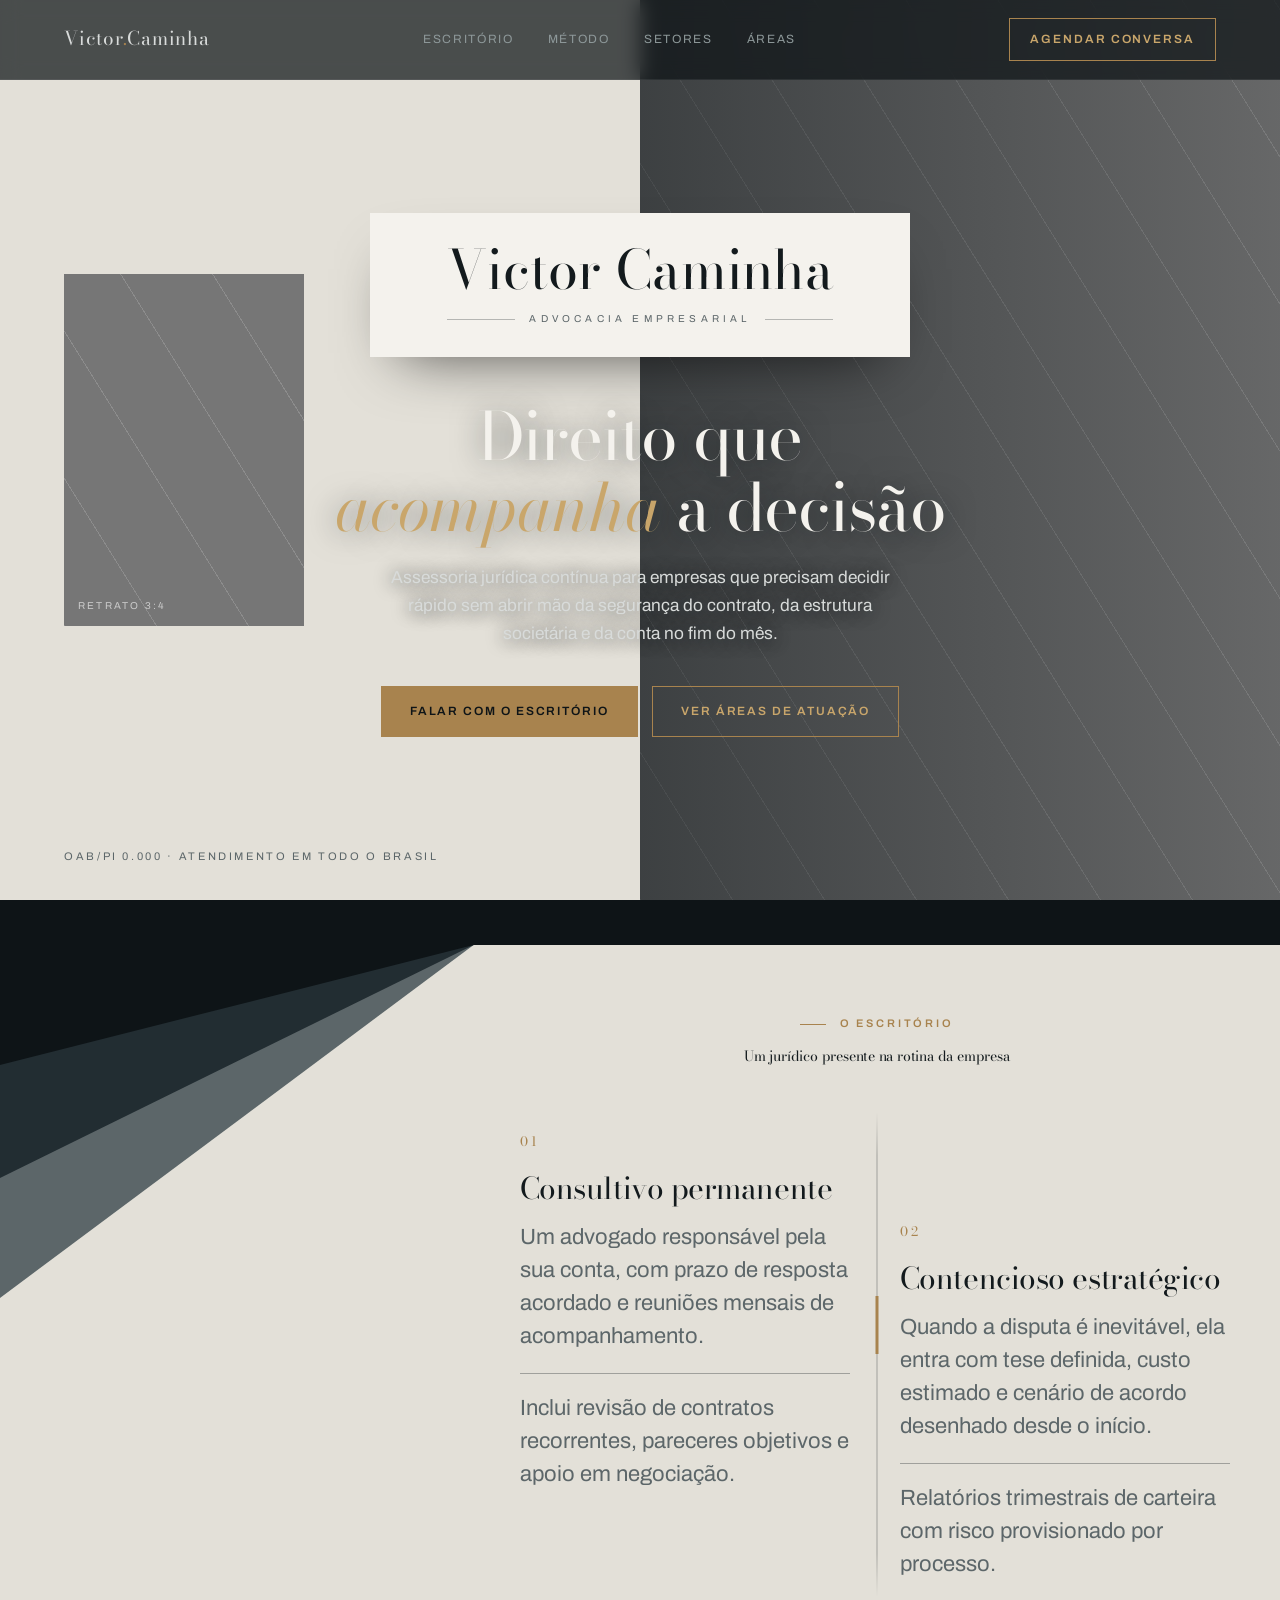
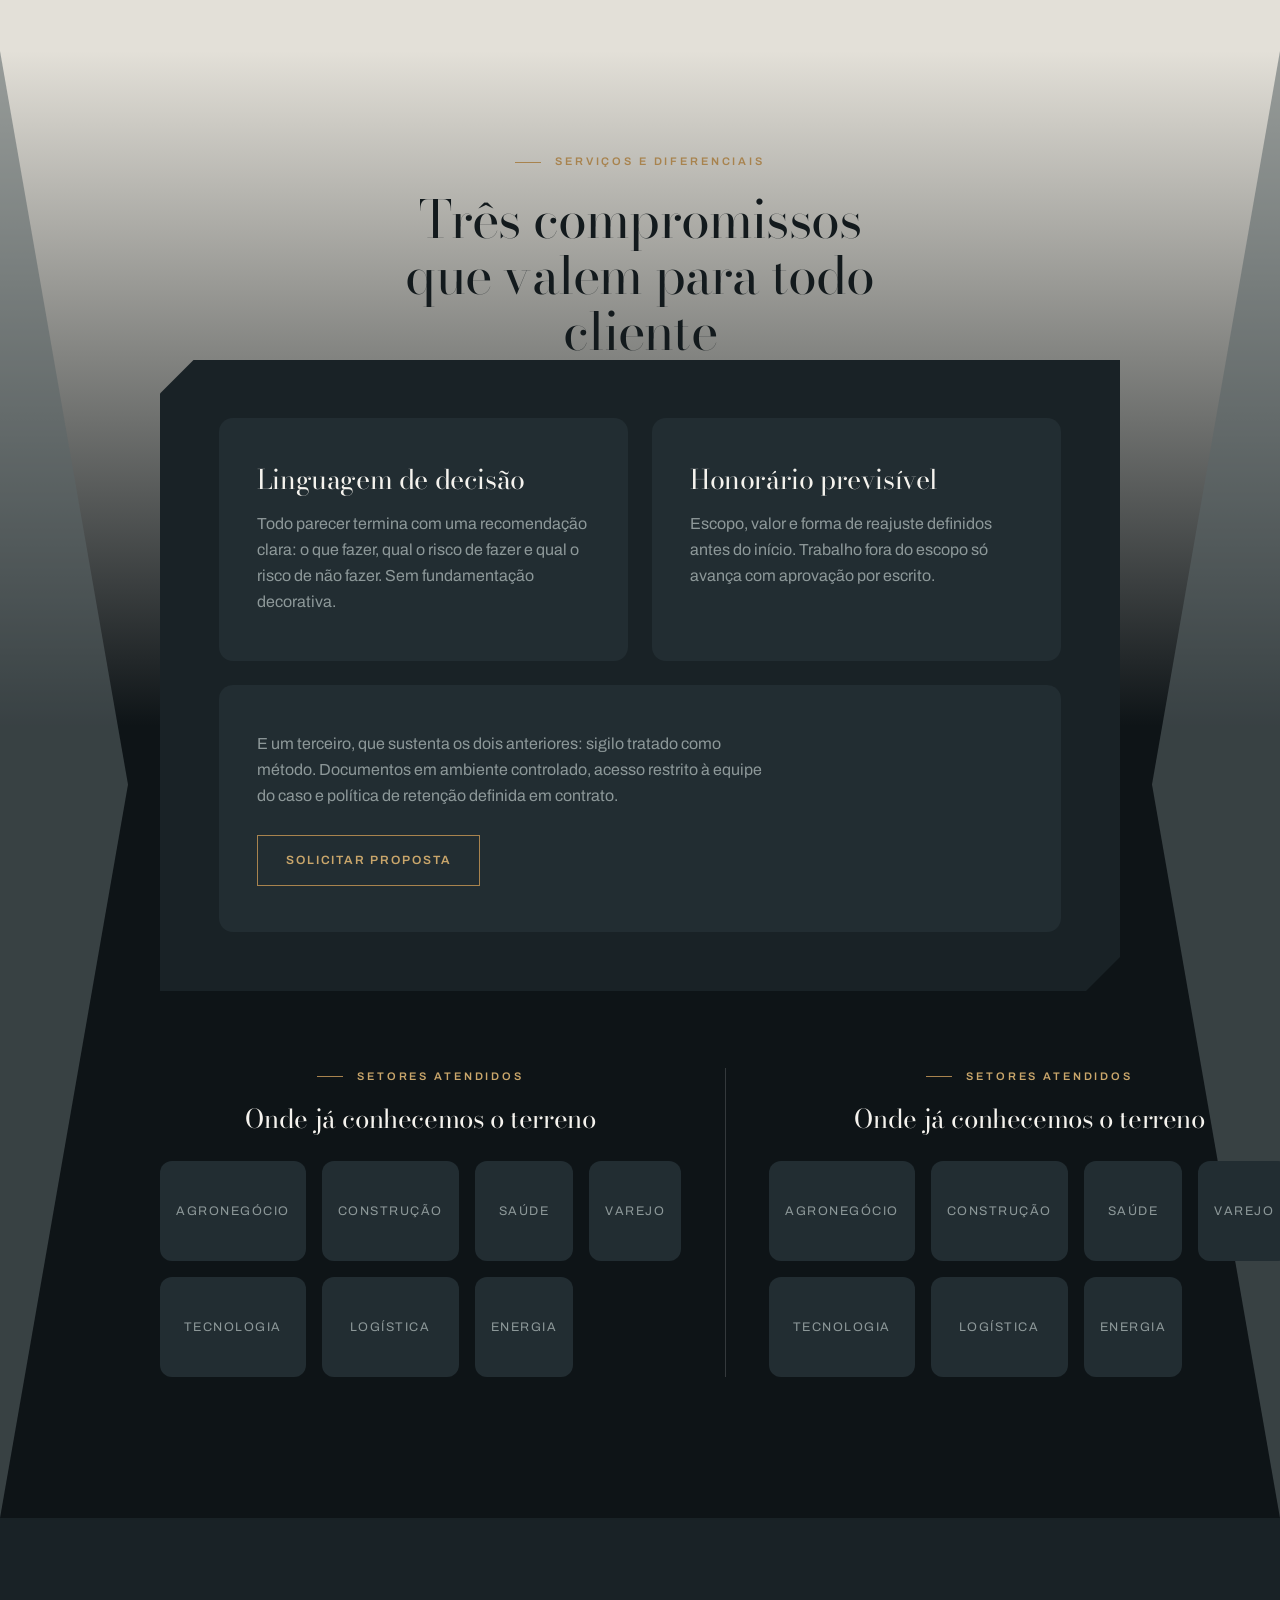
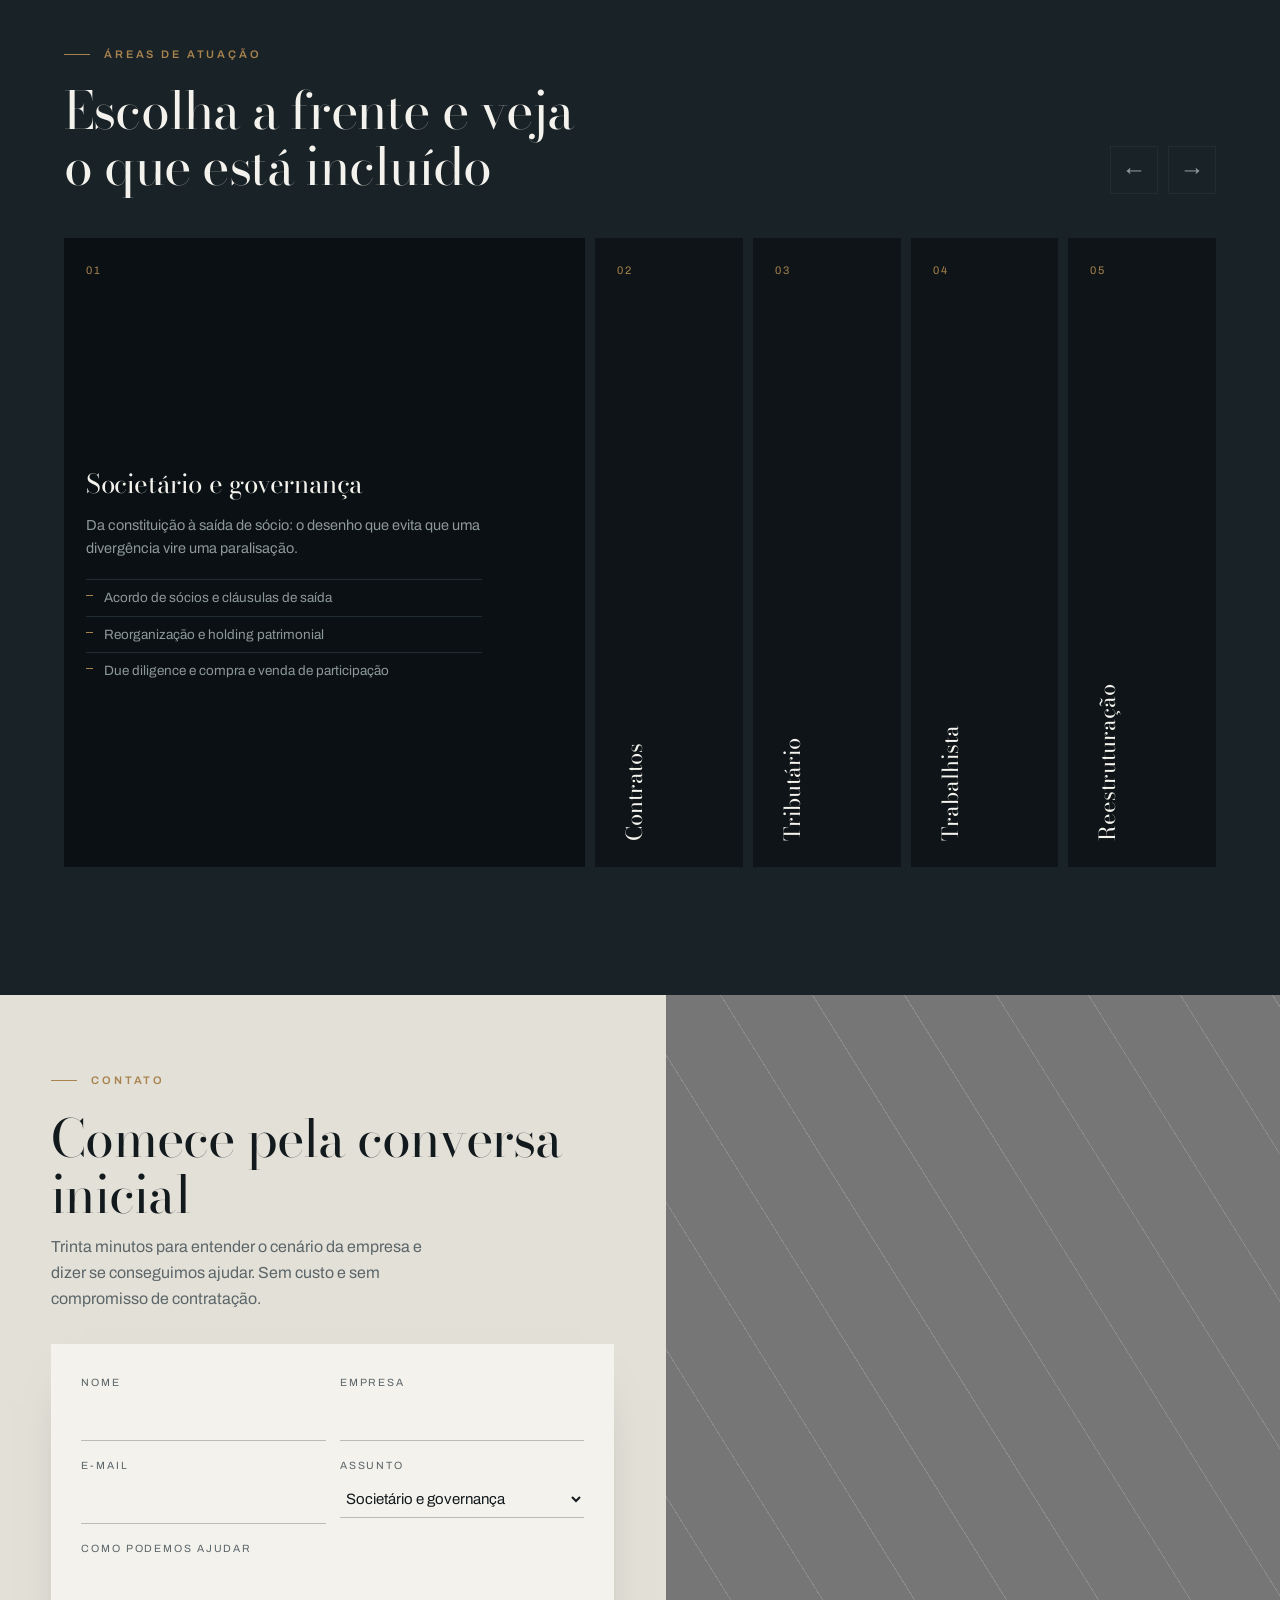
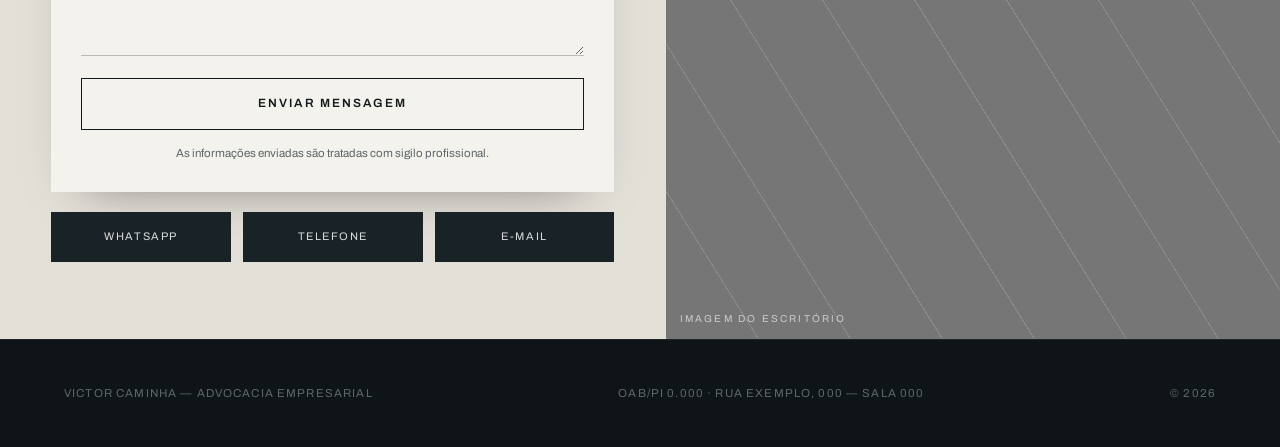
<file: front/victor-caminha.html>
<!DOCTYPE html>
<html lang="pt-BR">
<head>
<meta charset="UTF-8">
<meta name="viewport" content="width=device-width, initial-scale=1">
<title>Victor Caminha — Advocacia Empresarial</title>
<link rel="preconnect" href="https://fonts.googleapis.com">
<link rel="preconnect" href="https://fonts.gstatic.com" crossorigin>
<link href="https://fonts.googleapis.com/css2?family=Bodoni+Moda:opsz,wght@6..96,400;6..96,500;6..96,600&family=Archivo:wght@400;500;600&display=swap" rel="stylesheet">
<style>
/* ============================================================
   TOKENS
   ============================================================ */
:root{
  /* cor */
  --tinta:      #0E1417;   /* fundo escuro, base do site      */
  --grafite:    #192226;   /* painéis e cards escuros         */
  --grafite-2:  #222D32;   /* bordas sobre escuro             */
  --calcario:   #E3E0D8;   /* painel claro (o "cinza claro")  */
  --papel:      #F4F2ED;   /* cards sobre o painel claro      */
  --latao:      #A8834E;   /* acento — latão fosco            */
  --latao-luz:  #C9A66B;
  --oliva:      #2C3A34;   /* acento secundário               */
  --texto-esc:  #131A1D;   /* texto sobre claro               */
  --texto-mid:  #5C6669;   /* texto secundário sobre claro    */
  --texto-clr:  #D8DBDA;   /* texto sobre escuro              */
  --texto-clr-2:#8D9899;

  /* tipografia */
  --display: "Bodoni Moda", "Times New Roman", serif;
  --corpo:   "Archivo", "Helvetica Neue", Arial, sans-serif;

  /* medidas */
  --chanfro: 34px;         /* corte de canto dos painéis      */
  --gutter: clamp(20px, 5vw, 72px);
  --maxw: 1280px;
  --t: 620ms cubic-bezier(.16,.84,.28,1);
}

/* ============================================================
   BASE
   ============================================================ */
*,*::before,*::after{box-sizing:border-box}
html{scroll-behavior:smooth}
body{
  margin:0;
  background:var(--tinta);
  color:var(--texto-clr);
  font-family:var(--corpo);
  font-size:16px;
  line-height:1.62;
  -webkit-font-smoothing:antialiased;
}
img{max-width:100%;display:block}
a{color:inherit;text-decoration:none}
button{font:inherit;color:inherit;background:none;border:0;cursor:pointer}
:focus-visible{outline:2px solid var(--latao-luz);outline-offset:3px}

.wrap{max-width:var(--maxw);margin-inline:auto;padding-inline:var(--gutter)}

/* eyebrow / rótulo utilitário */
.rotulo{
  font-size:11px;letter-spacing:.26em;text-transform:uppercase;
  font-weight:600;color:var(--latao);
  display:flex;align-items:center;gap:14px;
}
.rotulo::before{content:"";width:26px;height:1px;background:var(--latao);flex:none}

h1,h2,h3{font-family:var(--display);font-weight:400;margin:0;line-height:1.08;letter-spacing:-.015em}
h2{font-size:clamp(30px,4.2vw,52px)}
h3{font-size:clamp(20px,2.2vw,26px);line-height:1.22}
p{margin:0}
.lead{font-size:clamp(16px,1.35vw,18px);color:var(--texto-clr-2)}

/* botões */
.btn{
  display:inline-flex;align-items:center;gap:12px;
  padding:15px 28px;font-size:12px;font-weight:600;
  letter-spacing:.16em;text-transform:uppercase;
  border:1px solid var(--latao);color:var(--latao-luz);
  transition:background .3s ease,color .3s ease;
}
.btn:hover{background:var(--latao);color:var(--tinta)}
.btn--solido{background:var(--latao);color:#0E1417;border-color:var(--latao)}
.btn--solido:hover{background:var(--latao-luz);border-color:var(--latao-luz)}
.btn--escuro{border-color:var(--texto-esc);color:var(--texto-esc)}
.btn--escuro:hover{background:var(--texto-esc);color:var(--papel)}

/* placeholder de imagem — troque a .slot por <img> */
.slot{
  position:relative;background:#767676;overflow:hidden;
}
.slot::before{ /* trama diagonal, o motivo do rascunho */
  content:"";position:absolute;inset:0;
  background:repeating-linear-gradient(58deg,rgba(255,255,255,.16) 0 1px,transparent 1px 78px);
}
.slot::after{
  content:attr(data-label);position:absolute;left:14px;bottom:12px;
  font-size:10px;letter-spacing:.22em;text-transform:uppercase;
  color:rgba(255,255,255,.62);
}

/* revelação em scroll */
.rev{opacity:0;transform:translateY(26px);transition:opacity .9s ease,transform .9s cubic-bezier(.16,.84,.28,1)}
.rev.vis{opacity:1;transform:none}

/* ============================================================
   TOPO
   ============================================================ */
.topo{
  position:fixed;inset:0 0 auto 0;z-index:50;
  display:flex;align-items:center;justify-content:space-between;
  gap:24px;padding:18px var(--gutter);
  background:rgba(14,20,23,.72);backdrop-filter:blur(10px);
  border-bottom:1px solid rgba(255,255,255,.07);
}
.topo__marca{font-family:var(--display);font-size:19px;letter-spacing:.04em}
.topo__marca span{color:var(--latao)}
.topo__nav{display:flex;gap:34px;font-size:12px;letter-spacing:.14em;text-transform:uppercase}
.topo__nav a{color:var(--texto-clr-2);transition:color .25s}
.topo__nav a:hover{color:var(--papel)}
.topo .btn{padding:11px 20px}

/* ============================================================
   1. HERO — painel claro à esquerda, imagem à direita
   ============================================================ */
.hero{position:relative;min-height:100svh;display:flex;align-items:center;padding:140px 0 90px}
.hero__fundo{position:absolute;inset:0;display:grid;grid-template-columns:50% 50%}
.hero__fundo span:first-child{background:var(--calcario)}
.hero__fundo span:last-child{background:var(--grafite)}
.hero__retrato{
  position:absolute;left:var(--gutter);top:50%;transform:translateY(-50%);
  width:min(22vw,240px);aspect-ratio:3/4.4;
}
.hero__foto{position:absolute;right:0;top:0;bottom:0;width:50%}
.hero__foto::after{content:"";position:absolute;inset:0;background:linear-gradient(90deg,rgba(14,20,23,.55),rgba(14,20,23,.15))}

.hero__conteudo{position:relative;z-index:2;width:100%;display:flex;flex-direction:column;align-items:center;text-align:center}
.marca{
  background:var(--papel);color:var(--texto-esc);
  padding:30px clamp(34px,6vw,78px);
  box-shadow:0 26px 60px -30px rgba(0,0,0,.7);
}
.marca__nome{font-family:var(--display);font-size:clamp(30px,4.6vw,54px);line-height:1;letter-spacing:.005em}
.marca__linha{display:flex;align-items:center;gap:14px;margin-top:14px}
.marca__linha::before,.marca__linha::after{content:"";height:1px;flex:1;background:rgba(19,26,29,.28)}
.marca__linha span{font-size:10px;letter-spacing:.42em;text-transform:uppercase;color:var(--texto-mid);white-space:nowrap}

.hero__titulo{
  margin-top:44px;max-width:15ch;
  font-size:clamp(34px,5.6vw,66px);color:var(--papel);
  text-shadow:0 2px 30px rgba(14,20,23,.6);
}
.hero__titulo em{font-style:italic;color:var(--latao-luz)}
.hero__sub{margin-top:20px;max-width:52ch;color:var(--texto-clr);text-shadow:0 1px 18px rgba(14,20,23,.9)}
.hero__acoes{margin-top:38px;display:flex;flex-wrap:wrap;gap:14px;justify-content:center}
.hero__rodape{
  position:absolute;left:var(--gutter);bottom:34px;z-index:2;
  font-size:11px;letter-spacing:.24em;text-transform:uppercase;color:var(--texto-mid);
}

/* ============================================================
   2. O ESCRITÓRIO — imagem à esquerda, dois painéis reveladores
   ============================================================ */
.escritorio{
  display:grid;grid-template-columns:37% 63%;background:var(--calcario);
  margin-top:clamp(32px,5vh,64px);   /* faixa escura entre o hero e a seção */
}
.escritorio__img{min-height:660px}

/* trio de triângulos em degradê — do preto ao branco */
.escritorio__degrade{position:relative;overflow:hidden;background:var(--calcario)}
.escritorio__degrade span{position:absolute;inset:0}
.escritorio__degrade span:nth-child(1){background:var(--texto-mid);clip-path:polygon(0 0,100% 0,0 50%)}
.escritorio__degrade span:nth-child(2){background:var(--grafite-2);clip-path:polygon(0 0,100% 0,0 33%)}
.escritorio__degrade span:nth-child(3){background:var(--tinta);clip-path:polygon(0 0,100% 0,0 17%)}

.escritorio__lado{padding:clamp(48px,5.5vw,84px) clamp(28px,3.6vw,60px);color:var(--texto-esc)}
.escritorio__intro{max-width:52ch;margin-inline:auto;text-align:center}
.escritorio__intro .rotulo{justify-content:center}
.escritorio__intro h2{
  font-size:clamp(14px,1.1vw,17px);      /* título bem discreto */
  margin:16px 0 0;color:var(--texto-esc);
}

/* ------------------------------------------------------------
   COMPONENTE REUTILIZÁVEL — .duo
   Duas colunas propositalmente desalinhadas, separadas por uma
   barra vertical central.

   <div class="duo">                     fundo claro (padrão)
   <div class="duo duo--escuro">         fundo escuro
   <div class="duo duo--suave|--forte">  intensidade do desalinho
   <div class="duo duo--inverso">        desce a 1ª coluna
   Filhos: .duo__barra, .duo__col, .duo__col--desce
   ------------------------------------------------------------ */
.duo{
  --duo-linha:rgba(19,26,29,.32);
  --duo-desloca:clamp(48px,7vw,110px);
  --duo-gap:clamp(30px,3.6vw,60px);
  position:relative;display:grid;grid-template-columns:1fr 1fr;
  column-gap:var(--duo-gap);
  margin-top:clamp(40px,5vw,68px);
}
.duo--escuro{--duo-linha:rgba(255,255,255,.18)}
.duo--suave{--duo-desloca:clamp(26px,3vw,56px)}
.duo--forte{--duo-desloca:clamp(70px,9vw,150px)}

.duo__barra{
  position:absolute;left:50%;top:-16px;bottom:-16px;width:1px;transform:translateX(-50%);
  background:linear-gradient(180deg,transparent 0,var(--duo-linha) 9%,var(--duo-linha) 91%,transparent 100%);
}
.duo__barra::after{ /* marca de latão na altura do desalinho */
  content:"";position:absolute;left:-1px;top:38%;width:3px;height:58px;background:var(--latao);
}

.duo__col{color:var(--texto-esc);padding-right:4px}
.duo__col--desce{margin-top:var(--duo-desloca)}
.duo--inverso .duo__col:first-of-type{margin-top:var(--duo-desloca)}
.duo--inverso .duo__col--desce{margin-top:0}

.duo__num{font-family:var(--display);font-size:13px;letter-spacing:.22em;color:var(--latao)}
.duo__col h3{margin:16px 0 14px;font-size:clamp(22px,2.5vw,30px);color:var(--texto-esc)}
.duo__col p{font-size:22px;line-height:1.5;color:var(--texto-mid)}
.duo__extra{
  margin-top:20px;padding-top:18px;font-size:15px;color:var(--texto-esc);
  border-top:1px solid var(--duo-linha);
}
.duo--escuro .duo__col,
.duo--escuro .duo__col h3,
.duo--escuro .duo__extra{color:var(--texto-clr)}
.duo--escuro .duo__col h3{color:var(--papel)}
.duo--escuro .duo__col p{color:var(--texto-clr-2)}

/* ============================================================
   3+4. SERVIÇOS E DIFERENCIAIS — método + setores unificados,
   degradê do claro (seção 2) ao preto, triângulos cinzas nas pontas
   ============================================================ */
.servicos{
  position:relative;overflow:hidden;
  padding:clamp(64px,8vw,110px) 0 clamp(90px,11vw,150px);
  background:linear-gradient(180deg,var(--calcario) 0%,var(--tinta) 46%);
}
.servicos__triangulo{
  position:absolute;top:0;bottom:0;width:clamp(70px,10vw,180px);
  background:var(--texto-mid);opacity:.55;pointer-events:none;
}
.servicos__triangulo--esq{left:0;clip-path:polygon(0 0,100% 50%,0 100%)}
.servicos__triangulo--dir{right:0;clip-path:polygon(100% 0,0 50%,100% 100%)}

.servicos__wrap{
  position:relative;z-index:1;
  max-width:1560px;margin-inline:auto;
  padding-inline:clamp(24px,5.5vw,90px);
}

.metodo__topo{text-align:center;max-width:60ch;margin-inline:auto}
.metodo__topo .rotulo{justify-content:center}
.metodo__topo h2{margin:20px 0 0;color:var(--texto-esc)}

.servicos__metodo{
  max-width:960px;margin-inline:auto;
  background:var(--grafite);
  clip-path:polygon(var(--chanfro) 0,100% 0,100% calc(100% - var(--chanfro)),calc(100% - var(--chanfro)) 100%,0 100%,0 var(--chanfro));
  padding:clamp(38px,4.6vw,60px);
}
.metodo__grade{display:grid;grid-template-columns:1fr 1fr;gap:24px}
.bloco{background:var(--grafite-2);color:var(--texto-clr);padding:clamp(32px,3.6vw,46px) clamp(28px,3.2vw,38px);border-radius:14px}
.bloco h3{color:var(--papel);margin-bottom:14px;font-size:clamp(21px,2.1vw,28px)}
.bloco p{font-size:clamp(15px,1.25vw,17px);color:var(--texto-clr-2)}
.bloco--largo{grid-column:1 / -1;display:flex;flex-wrap:wrap;align-items:center;justify-content:space-between;gap:26px}
.bloco--largo p{max-width:58ch}

.servicos__setores-linha{
  display:flex;align-items:stretch;gap:clamp(26px,3.4vw,54px);
  max-width:960px;margin-inline:auto;
  margin-top:clamp(48px,6vw,80px);
}
.servicos__setores-barra{flex:none;width:1px;background:rgba(255,255,255,.16)}
.servicos__setores{flex:1 1 0;color:var(--papel);text-align:center}
.servicos__setores .rotulo{color:var(--latao-luz);justify-content:center}
.servicos__setores h3{margin:18px 0 26px;color:var(--papel)}
.tiles{display:grid;grid-template-columns:repeat(2,1fr);gap:16px;justify-items:center}
.tiles--7{grid-template-columns:repeat(4,1fr)}
.tile{
  position:relative;width:100%;background:var(--grafite-2);color:var(--texto-clr-2);
  min-height:100px;display:flex;flex-direction:column;align-items:center;justify-content:center;
  text-align:center;padding:14px 16px;border-radius:12px;
  transition:background .3s ease,color .3s ease;
}
.tile:hover{background:var(--oliva);color:var(--papel)}
.tile__nome{font-size:12.5px;letter-spacing:.12em;text-transform:uppercase;line-height:1.3}
.tile__desc{
  position:absolute;left:50%;bottom:calc(100% + 12px);
  width:max(180px,120%);
  background:var(--oliva);color:var(--papel);
  padding:14px 16px;border-radius:10px;
  font-size:12px;letter-spacing:normal;text-transform:none;line-height:1.5;
  box-shadow:0 18px 34px -16px rgba(0,0,0,.65);
  opacity:0;visibility:hidden;pointer-events:none;
  transform:translate(-50%,6px);
  transition:opacity .25s ease,transform .25s ease,visibility .25s;
  z-index:5;
}
.tile__desc::after{
  content:"";position:absolute;top:100%;left:50%;transform:translateX(-50%);
  border:7px solid transparent;border-top-color:var(--oliva);
}
.tile:hover .tile__desc{opacity:1;visibility:visible;transform:translate(-50%,0)}

/* ============================================================
   5. ÁREAS — sanfona horizontal (expande ao clicar)
   ============================================================ */
.areas{padding:clamp(80px,10vw,130px) 0;background:var(--grafite)}
.areas__cab{display:flex;flex-wrap:wrap;align-items:flex-end;justify-content:space-between;gap:24px;margin-bottom:44px}
.areas__cab h2{color:var(--papel);max-width:16ch}
.setas{display:flex;gap:10px}
.seta{
  width:48px;height:48px;border:1px solid var(--grafite-2);color:var(--texto-clr-2);
  display:grid;place-items:center;transition:border-color .3s,color .3s,background .3s;
}
.seta:hover{border-color:var(--latao);color:var(--latao-luz)}

.sanfona{display:flex;gap:10px;min-height:440px}
.aba{
  position:relative;flex:1 1 0;min-width:0;
  background:var(--tinta);color:var(--texto-clr);
  padding:26px 22px;overflow:hidden;text-align:left;
  transition:flex-grow var(--t),background var(--t);
}
.aba:hover{background:#0A1013}
.aba[aria-expanded="true"]{flex-grow:4.6;background:#0A1013}
.aba__vert{
  position:absolute;left:22px;bottom:26px;
  writing-mode:vertical-rl;transform:rotate(180deg);
  font-family:var(--display);font-size:22px;white-space:nowrap;color:var(--papel);
  transition:opacity .3s ease;
}
.aba__num{position:absolute;top:24px;left:22px;font-size:11px;letter-spacing:.2em;color:var(--latao)}
.aba__painel{
  opacity:0;visibility:hidden;transition:opacity .35s ease .12s;
  max-width:44ch;margin-top:52px;
}
.aba[aria-expanded="true"] .aba__vert{opacity:0}
.aba[aria-expanded="true"] .aba__painel{opacity:1;visibility:visible}
.aba__painel h3{color:var(--papel);margin-bottom:14px}
.aba__painel p{font-size:14.5px;color:var(--texto-clr-2)}
.aba__lista{margin:18px 0 0;padding:0;list-style:none;font-size:13.5px;color:var(--texto-clr-2)}
.aba__lista li{padding:7px 0 7px 18px;border-top:1px solid var(--grafite-2);position:relative}
.aba__lista li::before{content:"";position:absolute;left:0;top:15px;width:7px;height:1px;background:var(--latao)}

/* ============================================================
   6. CONTATO — formulário à esquerda, imagem à direita
   ============================================================ */
.contato{display:grid;grid-template-columns:52% 48%;background:var(--calcario)}
.contato__lado{padding:clamp(48px,6vw,88px) clamp(28px,4vw,64px);color:var(--texto-esc)}
.contato__lado h2{margin:20px 0 12px}
.contato__lado > p{color:var(--texto-mid);max-width:42ch}
.form{background:var(--papel);padding:30px;margin-top:32px;box-shadow:0 24px 50px -34px rgba(0,0,0,.5)}
.form__linha{display:grid;grid-template-columns:1fr 1fr;gap:14px}
.campo{display:flex;flex-direction:column;gap:7px;margin-bottom:16px}
.campo label{font-size:10.5px;letter-spacing:.18em;text-transform:uppercase;color:var(--texto-mid)}
.campo input,.campo textarea,.campo select{
  font:inherit;font-size:15px;color:var(--texto-esc);
  background:transparent;border:0;border-bottom:1px solid rgba(19,26,29,.25);
  padding:9px 2px;transition:border-color .25s;
}
.campo input:focus,.campo textarea:focus,.campo select:focus{outline:none;border-bottom-color:var(--latao)}
.campo textarea{resize:vertical;min-height:84px}
.form .btn{width:100%;justify-content:center;margin-top:6px}
.form__nota{margin-top:14px;font-size:11.5px;color:var(--texto-mid);text-align:center}
.canais{display:grid;grid-template-columns:repeat(3,1fr);gap:12px;margin-top:20px}
.canal{
  background:var(--grafite);color:var(--texto-clr);padding:16px 14px;
  font-size:11px;letter-spacing:.14em;text-transform:uppercase;text-align:center;
  transition:background .3s,color .3s;
}
.canal:hover{background:var(--latao);color:var(--tinta)}
.contato__img{min-height:640px}

/* rodapé */
.rodape{
  background:var(--tinta);padding:44px 0;
  border-top:1px solid rgba(255,255,255,.07);
}
.rodape__in{display:flex;flex-wrap:wrap;gap:18px;justify-content:space-between;align-items:center;
  font-size:11.5px;letter-spacing:.1em;color:var(--texto-mid);text-transform:uppercase}

/* ============================================================
   RESPONSIVO
   ============================================================ */
@media (max-width:1000px){
  .topo__nav{display:none}
  .hero__fundo{grid-template-columns:1fr}
  .hero__fundo span:first-child{display:none}
  .hero__retrato{display:none}
  .hero__foto{width:100%}
  .escritorio,.contato{grid-template-columns:1fr}
  .escritorio__img{min-height:340px;order:-1}
  .contato__img{min-height:320px}
  .servicos__setores-linha{flex-direction:column}
  .servicos__setores-barra{width:auto;height:1px}
  .servicos__triangulo{display:none}
  .metodo__grade{grid-template-columns:1fr}
  .sanfona{overflow-x:auto;scroll-snap-type:x mandatory;-webkit-overflow-scrolling:touch}
  .aba{flex:0 0 78%;scroll-snap-align:start}
  .aba[aria-expanded="true"]{flex:0 0 78%}
  .aba__vert{position:static;writing-mode:horizontal-tb;transform:none;margin-top:34px}
  .aba__painel{opacity:1;visibility:visible;margin-top:20px}
  .aba[aria-expanded="true"] .aba__vert{opacity:1}
}
@media (max-width:620px){
  :root{--chanfro:22px}
  .duo{grid-template-columns:1fr;row-gap:40px}
  .duo__barra{display:none}
  .duo__col--desce,
  .duo--inverso .duo__col:first-of-type{margin-top:0}
  .duo__col + .duo__col{padding-top:36px;border-top:1px solid var(--duo-linha)}
  .tiles{grid-template-columns:repeat(2,1fr)}
  .tiles--7{grid-template-columns:repeat(2,1fr)}
  .form__linha{grid-template-columns:1fr}
}
@media (prefers-reduced-motion:reduce){
  *{animation:none!important;transition-duration:.01ms!important}
  html{scroll-behavior:auto}
  .rev{opacity:1;transform:none}
}
</style>
</head>
<body>

<!-- ============ TOPO ============ -->
<header class="topo">
  <a href="#topo" class="topo__marca">Victor<span>.</span>Caminha</a>
  <nav class="topo__nav">
    <a href="#escritorio">Escritório</a>
    <a href="#metodo">Método</a>
    <a href="#setores">Setores</a>
    <a href="#areas">Áreas</a>
  </nav>
  <a href="#contato" class="btn">Agendar conversa</a>
</header>

<main id="topo">

  <!-- ============ 1. HERO ============ -->
  <section class="hero">
    <div class="hero__fundo" aria-hidden="true"><span></span><span></span></div>
    <!-- troque as .slot por <img src="..." alt=""> -->
    <div class="slot hero__retrato" data-label="Retrato 3:4" aria-hidden="true"></div>
    <div class="slot hero__foto" data-label="Ambiente / fachada" aria-hidden="true"></div>

    <div class="wrap hero__conteudo">
      <div class="marca">
        <div class="marca__nome">Victor Caminha</div>
        <div class="marca__linha"><span>Advocacia Empresarial</span></div>
      </div>

      <h1 class="hero__titulo">Direito que <em>acompanha</em> a decisão</h1>
      <p class="hero__sub lead">Assessoria jurídica contínua para empresas que precisam decidir rápido sem abrir mão da segurança do contrato, da estrutura societária e da conta no fim do mês.</p>

      <div class="hero__acoes">
        <a href="#contato" class="btn btn--solido">Falar com o escritório</a>
        <a href="#areas" class="btn">Ver áreas de atuação</a>
      </div>
    </div>

    <div class="hero__rodape">OAB/PI 0.000 · Atendimento em todo o Brasil</div>
  </section>

  <!-- ============ 2. O ESCRITÓRIO ============ -->
  <section class="escritorio" id="escritorio">
    <div class="escritorio__img escritorio__degrade" aria-hidden="true">
      <span></span><span></span><span></span>
    </div>

    <div class="escritorio__lado">
      <div class="escritorio__intro rev">
        <div class="rotulo">O escritório</div>
        <h2>Um jurídico presente na rotina da empresa</h2>
      </div>

      <div class="duo rev">
        <span class="duo__barra" aria-hidden="true"></span>

        <article class="duo__col">
          <span class="duo__num">01</span>
          <h3>Consultivo permanente</h3>
          <p>Um advogado responsável pela sua conta, com prazo de resposta acordado e reuniões mensais de acompanhamento.</p>
          <p class="duo__extra">Inclui revisão de contratos recorrentes, pareceres objetivos e apoio em negociação.</p>
        </article>

        <article class="duo__col duo__col--desce">
          <span class="duo__num">02</span>
          <h3>Contencioso estratégico</h3>
          <p>Quando a disputa é inevitável, ela entra com tese definida, custo estimado e cenário de acordo desenhado desde o início.</p>
          <p class="duo__extra">Relatórios trimestrais de carteira com risco provisionado por processo.</p>
        </article>
      </div>
    </div>
  </section>

  <!-- ============ 3+4. SERVIÇOS E DIFERENCIAIS (método + setores) ============ -->
  <section class="servicos" id="metodo">
    <span class="servicos__triangulo servicos__triangulo--esq" aria-hidden="true"></span>
    <span class="servicos__triangulo servicos__triangulo--dir" aria-hidden="true"></span>

    <div class="servicos__wrap">
      <div class="metodo__topo rev">
        <div class="rotulo">Serviços e diferenciais</div>
        <h2>Três compromissos que valem para todo cliente</h2>
      </div>

      <div class="servicos__metodo rev">
        <div class="metodo__grade">
          <div class="bloco">
            <h3>Linguagem de decisão</h3>
            <p>Todo parecer termina com uma recomendação clara: o que fazer, qual o risco de fazer e qual o risco de não fazer. Sem fundamentação decorativa.</p>
          </div>
          <div class="bloco">
            <h3>Honorário previsível</h3>
            <p>Escopo, valor e forma de reajuste definidos antes do início. Trabalho fora do escopo só avança com aprovação por escrito.</p>
          </div>
          <div class="bloco bloco--largo">
            <p>E um terceiro, que sustenta os dois anteriores: sigilo tratado como método. Documentos em ambiente controlado, acesso restrito à equipe do caso e política de retenção definida em contrato.</p>
            <a href="#contato" class="btn">Solicitar proposta</a>
          </div>
        </div>
      </div>

      <div class="servicos__setores-linha">
        <div class="servicos__setores rev" id="setores">
          <div class="rotulo">Setores atendidos</div>
          <h3>Onde já conhecemos o terreno</h3>
          <div class="tiles tiles--7">
            <div class="tile">
              <span class="tile__nome">Agronegócio</span>
              <span class="tile__desc">Contratos de fornecimento, arrendamento rural e regularização fundiária para operações do campo.</span>
            </div>
            <div class="tile">
              <span class="tile__nome">Construção</span>
              <span class="tile__desc">Contratos de empreitada, incorporação e due diligence para obras e desenvolvimento imobiliário.</span>
            </div>
            <div class="tile">
              <span class="tile__nome">Saúde</span>
              <span class="tile__desc">Compliance regulatório, contratos com operadoras e estruturação de clínicas e hospitais.</span>
            </div>
            <div class="tile">
              <span class="tile__nome">Varejo</span>
              <span class="tile__desc">Contratos de fornecimento, franquia e defesa em relações de consumo para operações de varejo.</span>
            </div>
            <div class="tile">
              <span class="tile__nome">Tecnologia</span>
              <span class="tile__desc">Contratos de licenciamento, SaaS, proteção de dados e estruturação societária para startups.</span>
            </div>
            <div class="tile">
              <span class="tile__nome">Logística</span>
              <span class="tile__desc">Contratos de transporte, armazenagem e responsabilidade civil na cadeia de distribuição.</span>
            </div>
            <div class="tile">
              <span class="tile__nome">Energia</span>
              <span class="tile__desc">Contratos de concessão, regulatório setorial e financiamento de projetos de energia.</span>
            </div>
          </div>
        </div>

        <span class="servicos__setores-barra" aria-hidden="true"></span>

        <div class="servicos__setores rev">
          <div class="rotulo">Setores atendidos</div>
          <h3>Onde já conhecemos o terreno</h3>
          <div class="tiles tiles--7">
            <div class="tile">
              <span class="tile__nome">Agronegócio</span>
              <span class="tile__desc">Contratos de fornecimento, arrendamento rural e regularização fundiária para operações do campo.</span>
            </div>
            <div class="tile">
              <span class="tile__nome">Construção</span>
              <span class="tile__desc">Contratos de empreitada, incorporação e due diligence para obras e desenvolvimento imobiliário.</span>
            </div>
            <div class="tile">
              <span class="tile__nome">Saúde</span>
              <span class="tile__desc">Compliance regulatório, contratos com operadoras e estruturação de clínicas e hospitais.</span>
            </div>
            <div class="tile">
              <span class="tile__nome">Varejo</span>
              <span class="tile__desc">Contratos de fornecimento, franquia e defesa em relações de consumo para operações de varejo.</span>
            </div>
            <div class="tile">
              <span class="tile__nome">Tecnologia</span>
              <span class="tile__desc">Contratos de licenciamento, SaaS, proteção de dados e estruturação societária para startups.</span>
            </div>
            <div class="tile">
              <span class="tile__nome">Logística</span>
              <span class="tile__desc">Contratos de transporte, armazenagem e responsabilidade civil na cadeia de distribuição.</span>
            </div>
            <div class="tile">
              <span class="tile__nome">Energia</span>
              <span class="tile__desc">Contratos de concessão, regulatório setorial e financiamento de projetos de energia.</span>
            </div>
          </div>
        </div>
      </div>
    </div>
  </section>

  <!-- ============ 5. ÁREAS (expande ao clicar) ============ -->
  <section class="areas" id="areas">
    <div class="wrap">
      <div class="areas__cab">
        <div>
          <div class="rotulo">Áreas de atuação</div>
          <h2 style="margin-top:18px">Escolha a frente e veja o que está incluído</h2>
        </div>
        <div class="setas">
          <button class="seta" data-dir="-1" aria-label="Área anterior">&#8592;</button>
          <button class="seta" data-dir="1" aria-label="Próxima área">&#8594;</button>
        </div>
      </div>

      <div class="sanfona" id="sanfona">
        <button class="aba" aria-expanded="true">
          <span class="aba__num">01</span>
          <span class="aba__vert">Societário</span>
          <div class="aba__painel">
            <h3>Societário e governança</h3>
            <p>Da constituição à saída de sócio: o desenho que evita que uma divergência vire uma paralisação.</p>
            <ul class="aba__lista">
              <li>Acordo de sócios e cláusulas de saída</li>
              <li>Reorganização e holding patrimonial</li>
              <li>Due diligence e compra e venda de participação</li>
            </ul>
          </div>
        </button>

        <button class="aba" aria-expanded="false">
          <span class="aba__num">02</span>
          <span class="aba__vert">Contratos</span>
          <div class="aba__painel">
            <h3>Contratos empresariais</h3>
            <p>Revisão e redação com foco em prazo, garantia e o que acontece quando o outro lado não cumpre.</p>
            <ul class="aba__lista">
              <li>Fornecimento, distribuição e representação</li>
              <li>Prestação de serviços e licenciamento</li>
              <li>Padronização de minutas da empresa</li>
            </ul>
          </div>
        </button>

        <button class="aba" aria-expanded="false">
          <span class="aba__num">03</span>
          <span class="aba__vert">Tributário</span>
          <div class="aba__painel">
            <h3>Tributário empresarial</h3>
            <p>Planejamento dentro da lei, defesa administrativa e recuperação do que foi pago a mais.</p>
            <ul class="aba__lista">
              <li>Revisão de regime e carga tributária</li>
              <li>Defesas e recursos administrativos</li>
              <li>Parcelamentos e transação tributária</li>
            </ul>
          </div>
        </button>

        <button class="aba" aria-expanded="false">
          <span class="aba__num">04</span>
          <span class="aba__vert">Trabalhista</span>
          <div class="aba__painel">
            <h3>Trabalhista preventivo</h3>
            <p>Ajuste da rotina de RH para reduzir passivo antes que ele chegue como reclamação.</p>
            <ul class="aba__lista">
              <li>Auditoria de contratos e jornadas</li>
              <li>Terceirização e contratos PJ</li>
              <li>Defesa em reclamações e acordos</li>
            </ul>
          </div>
        </button>

        <button class="aba" aria-expanded="false">
          <span class="aba__num">05</span>
          <span class="aba__vert">Reestruturação</span>
          <div class="aba__painel">
            <h3>Crise e reestruturação</h3>
            <p>Renegociação de dívidas, recuperação judicial e extrajudicial com plano viável de execução.</p>
            <ul class="aba__lista">
              <li>Diagnóstico de endividamento</li>
              <li>Negociação com credores</li>
              <li>Recuperação judicial e extrajudicial</li>
            </ul>
          </div>
        </button>
      </div>
    </div>
  </section>

  <!-- ============ 6. CONTATO ============ -->
  <section class="contato" id="contato">
    <div class="contato__lado">
      <div class="rotulo">Contato</div>
      <h2>Comece pela conversa inicial</h2>
      <p>Trinta minutos para entender o cenário da empresa e dizer se conseguimos ajudar. Sem custo e sem compromisso de contratação.</p>

      <form class="form" novalidate>
        <div class="form__linha">
          <div class="campo">
            <label for="nome">Nome</label>
            <input id="nome" name="nome" type="text" autocomplete="name" required>
          </div>
          <div class="campo">
            <label for="empresa">Empresa</label>
            <input id="empresa" name="empresa" type="text" autocomplete="organization">
          </div>
        </div>
        <div class="form__linha">
          <div class="campo">
            <label for="email">E-mail</label>
            <input id="email" name="email" type="email" autocomplete="email" required>
          </div>
          <div class="campo">
            <label for="assunto">Assunto</label>
            <select id="assunto" name="assunto">
              <option>Societário e governança</option>
              <option>Contratos empresariais</option>
              <option>Tributário</option>
              <option>Trabalhista</option>
              <option>Crise e reestruturação</option>
            </select>
          </div>
        </div>
        <div class="campo">
          <label for="msg">Como podemos ajudar</label>
          <textarea id="msg" name="msg" rows="3"></textarea>
        </div>
        <button type="submit" class="btn btn--escuro">Enviar mensagem</button>
        <p class="form__nota">As informações enviadas são tratadas com sigilo profissional.</p>
      </form>

      <div class="canais">
        <a class="canal" href="#">WhatsApp</a>
        <a class="canal" href="#">Telefone</a>
        <a class="canal" href="#">E-mail</a>
      </div>
    </div>

    <div class="slot contato__img" data-label="Imagem do escritório" aria-hidden="true"></div>
  </section>
</main>

<footer class="rodape">
  <div class="wrap rodape__in">
    <span>Victor Caminha — Advocacia Empresarial</span>
    <span>OAB/PI 0.000 · Rua Exemplo, 000 — Sala 000</span>
    <span>© 2026</span>
  </div>
</footer>

<script>
// sanfona horizontal — expande ao clicar
(function(){
  const sanfona = document.getElementById('sanfona');
  if(!sanfona) return;
  const abas = [...sanfona.querySelectorAll('.aba')];
  const abrir = i => abas.forEach((a,n)=>a.setAttribute('aria-expanded', n===i));
  abas.forEach((a,i)=>a.addEventListener('click',()=>abrir(i)));

  document.querySelectorAll('.seta').forEach(btn=>{
    btn.addEventListener('click',()=>{
      const atual = abas.findIndex(a=>a.getAttribute('aria-expanded')==='true');
      const prox = (atual + Number(btn.dataset.dir) + abas.length) % abas.length;
      abrir(prox);
      if(window.matchMedia('(max-width:1000px)').matches){
        abas[prox].scrollIntoView({behavior:'smooth',inline:'start',block:'nearest'});
      }
    });
  });
})();

// revelação em scroll
(function(){
  const alvos = document.querySelectorAll('.rev');
  if(!('IntersectionObserver' in window)){ alvos.forEach(e=>e.classList.add('vis')); return; }
  const io = new IntersectionObserver((entradas)=>{
    entradas.forEach((e,i)=>{
      if(e.isIntersecting){
        e.target.style.transitionDelay = (i*90)+'ms';
        e.target.classList.add('vis');
        io.unobserve(e.target);
      }
    });
  },{threshold:.18});
  alvos.forEach(e=>io.observe(e));
})();
</script>
</body>
</html>
</file>
